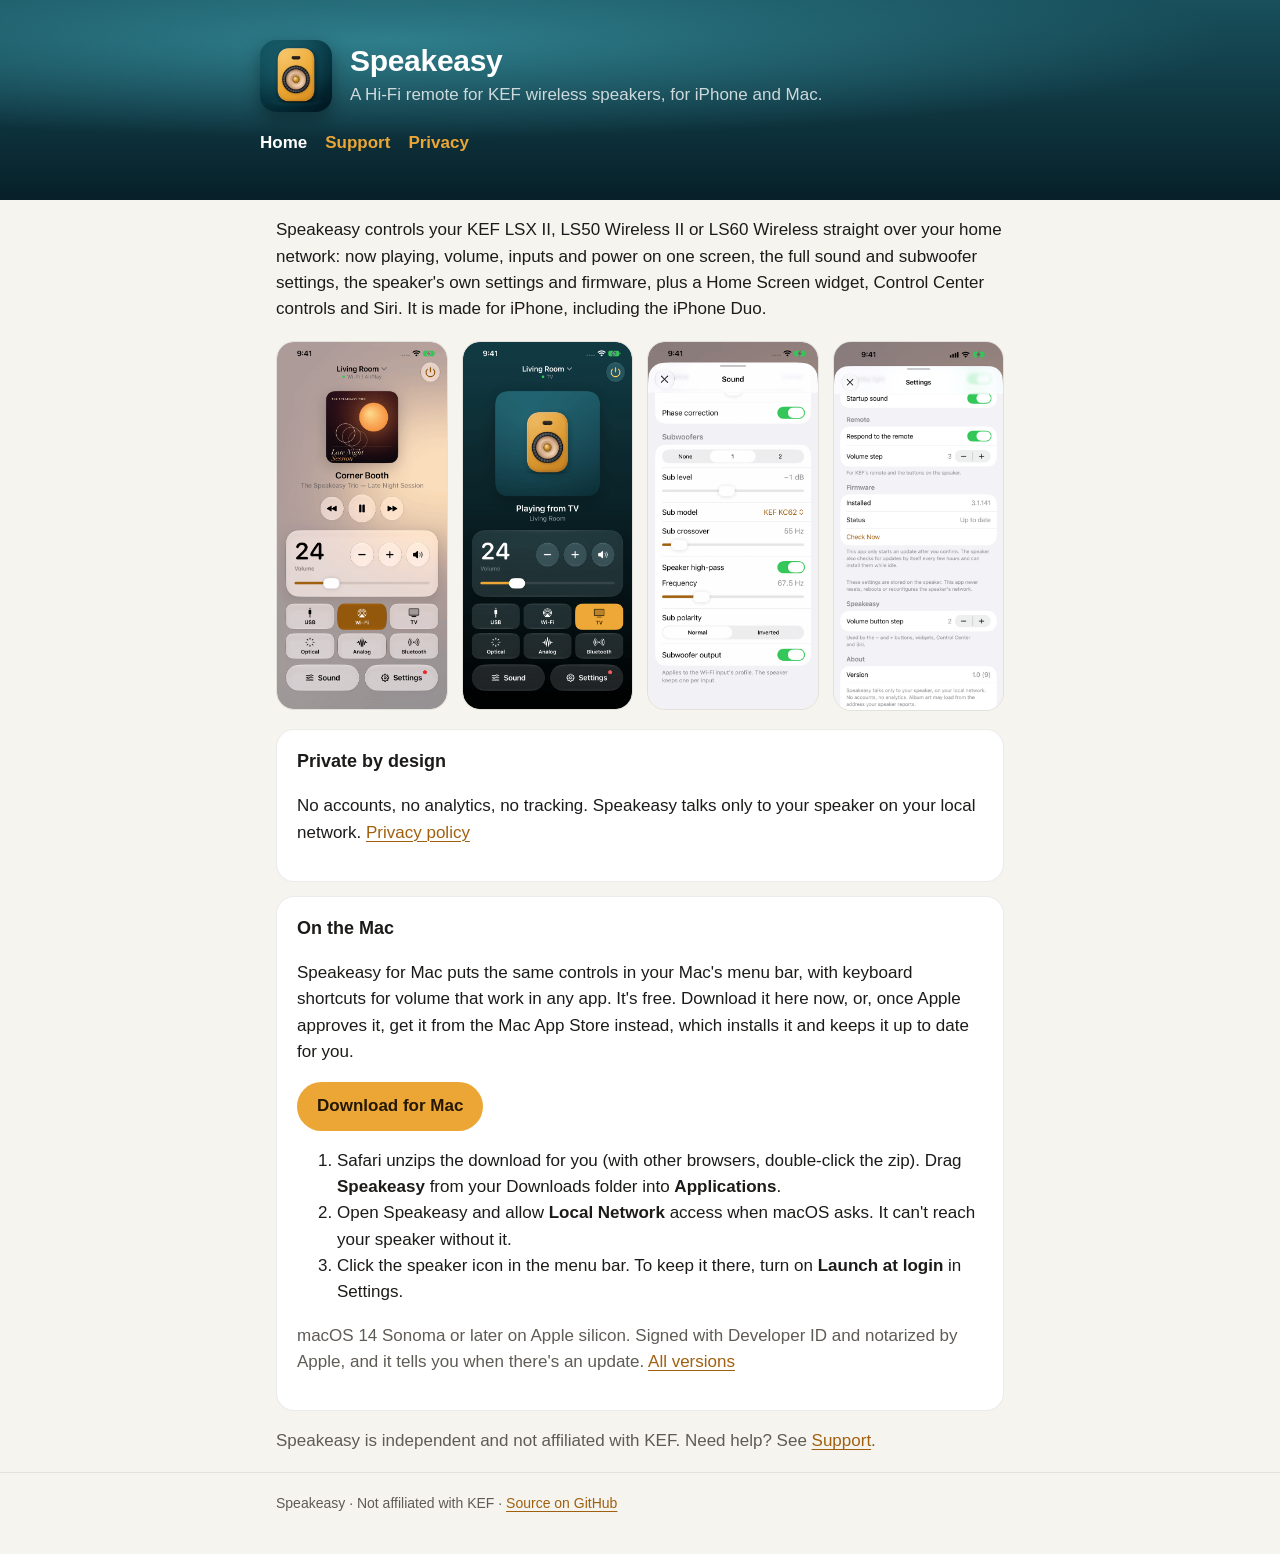
<file: docs/index.html>
<!doctype html>
<html lang="en">
<head>
  <meta charset="utf-8">
  <meta name="viewport" content="width=device-width, initial-scale=1">
  <title>Speakeasy</title>
  <meta name="description" content="Speakeasy is a native iPhone remote for KEF wireless speakers, with widgets, Control Center and Siri. Also available: Speakeasy for Mac, in the menu bar.">
  <meta name="color-scheme" content="light dark">
  <link rel="canonical" href="https://zalberico.com/speakeasy/">
  <meta property="og:type" content="website">
  <meta property="og:site_name" content="Speakeasy">
  <meta property="og:url" content="https://zalberico.com/speakeasy/">
  <meta property="og:title" content="Speakeasy: a Hi-Fi remote for KEF wireless speakers">
  <meta property="og:description" content="A native remote for your KEF speakers on iPhone, with widgets, Control Center and Siri, and in your Mac's menu bar. No account, no cloud.">
  <meta property="og:image" content="https://zalberico.com/speakeasy/social-card.png">
  <meta property="og:image:width" content="1200">
  <meta property="og:image:height" content="630">
  <meta property="og:image:alt" content="Speakeasy on iPhone and in the Mac menu bar: power, volume, inputs and now playing for a KEF speaker">
  <meta name="twitter:card" content="summary_large_image">
  <link rel="stylesheet" href="site.css">
  <link rel="icon" href="speakeasy-icon.png">
</head>
<body>
  <header class="hero">
    <div class="wrap">
      <img class="icon" src="speakeasy-icon.png" alt="">
      <div>
        <h1>Speakeasy</h1>
        <p>A Hi-Fi remote for KEF wireless speakers, for iPhone and Mac.</p>
      </div>
    </div>
    <div class="wrap">
      <nav class="top" aria-label="Site">
        <a href="./" aria-current="page">Home</a>
        <a href="support/">Support</a>
        <a href="privacy/">Privacy</a>
      </nav>
    </div>
  </header>

  <main class="wrap">
    <p>Speakeasy controls your KEF LSX II, LS50 Wireless II or LS60 Wireless straight over your home network: now playing, volume, inputs and power on one screen, the full sound and subwoofer settings, the speaker's own settings and firmware, plus a Home Screen widget, Control Center controls and Siri. It is made for iPhone, including the iPhone Duo.</p>

    <div class="shots">
      <img src="screenshots/01-remote.png" alt="The remote: album art, play controls, volume and inputs">
      <img src="screenshots/02-no-artwork-dark.png" alt="The remote in dark mode on the TV input">
      <img src="screenshots/03-sound.png" alt="Sound settings with the subwoofer section">
      <img src="screenshots/04-settings.png" alt="Speaker settings and firmware">
    </div>

    <div class="card">
      <h3>Private by design</h3>
      <p>No accounts, no analytics, no tracking. Speakeasy talks only to your speaker on your local network. <a href="privacy/">Privacy policy</a></p>
    </div>

    <div class="card">
      <h3>On the Mac</h3>
      <p>Speakeasy for Mac puts the same controls in your Mac's menu bar, with keyboard shortcuts for volume that work in any app. It's free. Download it here now, or, once Apple approves it, get it from the Mac App Store instead, which installs it and keeps it up to date for you.</p>
      <p><a class="button" href="https://github.com/zalberico/speakeasy/releases/latest/download/Speakeasy.zip">Download for Mac</a></p>
      <ol>
        <li>Safari unzips the download for you (with other browsers, double-click the zip). Drag <b>Speakeasy</b> from your Downloads folder into <b>Applications</b>.</li>
        <li>Open Speakeasy and allow <b>Local Network</b> access when macOS asks. It can't reach your speaker without it.</li>
        <li>Click the speaker icon in the menu bar. To keep it there, turn on <b>Launch at login</b> in Settings.</li>
      </ol>
      <p class="muted">macOS 14 Sonoma or later on Apple silicon. Signed with Developer ID and notarized by Apple, and it tells you when there's an update. <a href="https://github.com/zalberico/speakeasy/releases">All versions</a></p>
    </div>

    <p class="muted">Speakeasy is independent and not affiliated with KEF. Need help? See <a href="support/">Support</a>.</p>
  </main>

  <footer>
    <div class="wrap">Speakeasy · Not affiliated with KEF · <a href="https://github.com/zalberico/speakeasy">Source on GitHub</a></div>
  </footer>
</body>
</html>
</file>
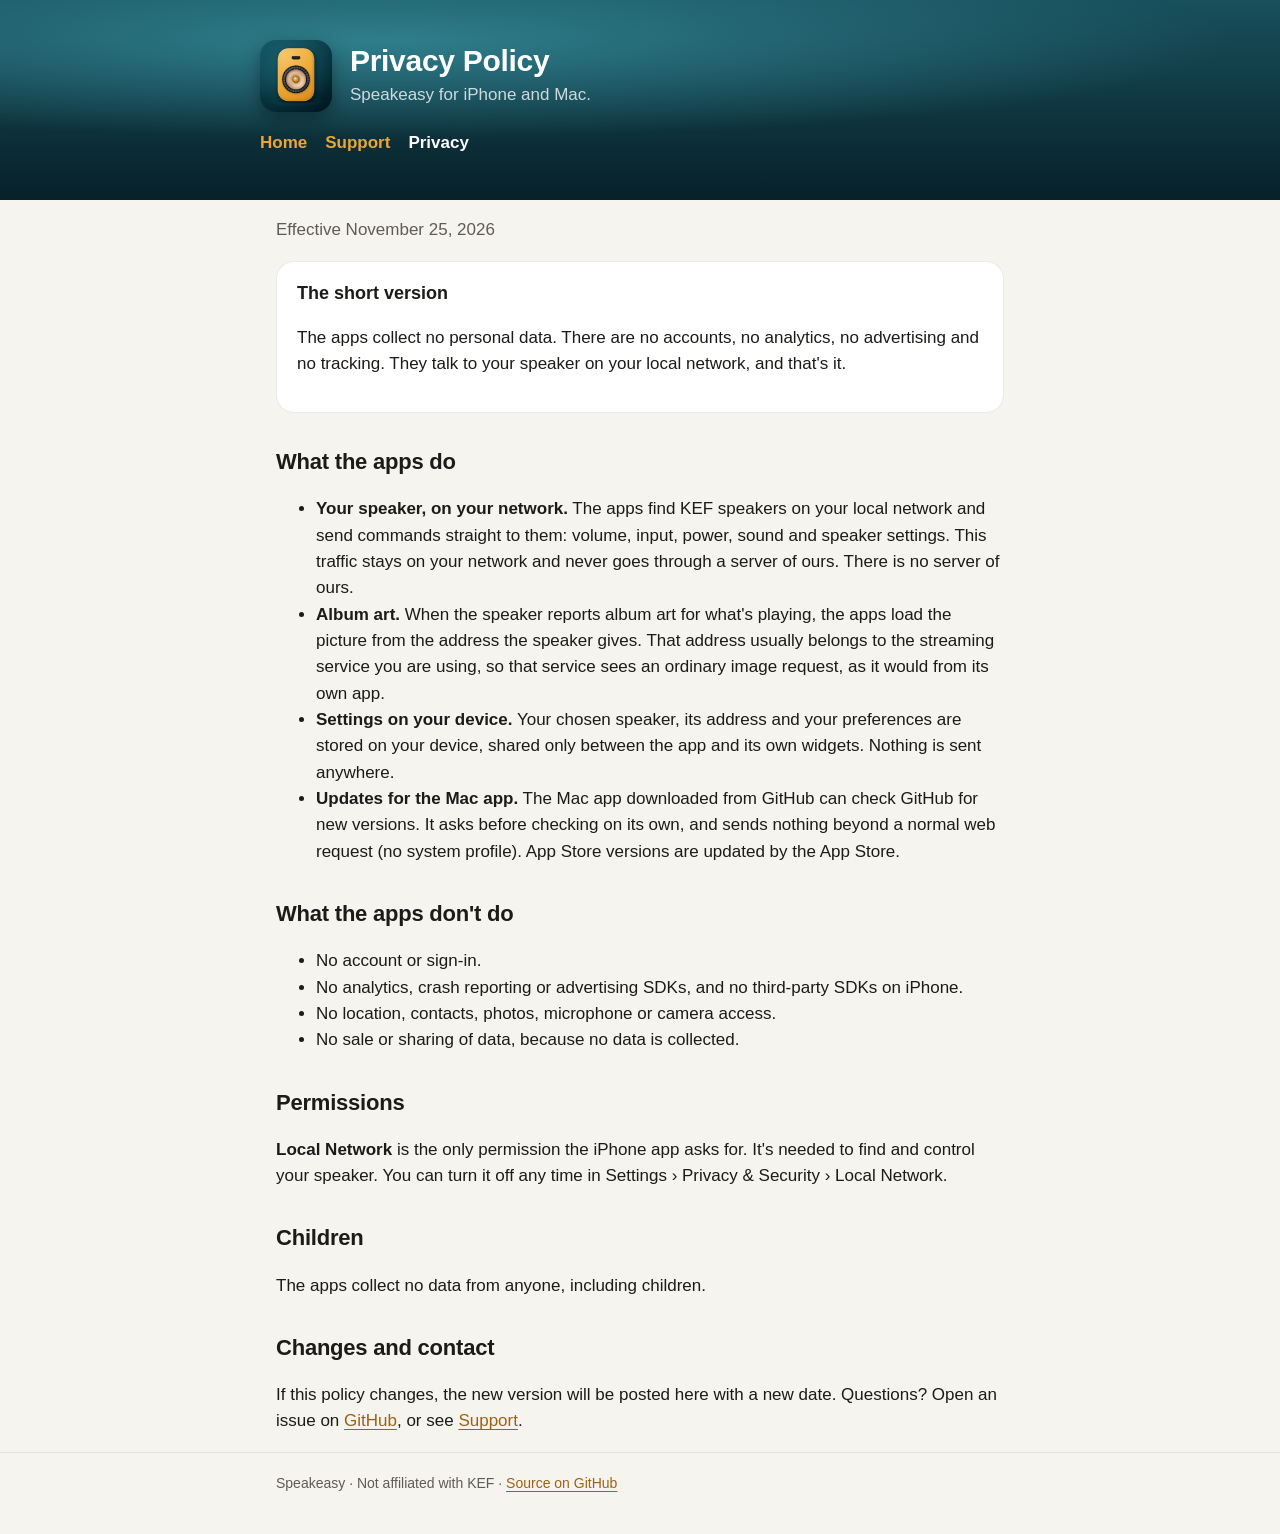
<file: docs/privacy/index.html>
<!doctype html>
<html lang="en">
<head>
  <meta charset="utf-8">
  <meta name="viewport" content="width=device-width, initial-scale=1">
  <title>Speakeasy Privacy Policy</title>
  <meta name="description" content="Speakeasy collects no data. It talks only to your speaker on your local network.">
  <meta name="color-scheme" content="light dark">
  <link rel="stylesheet" href="../site.css">
  <link rel="icon" href="../speakeasy-icon.png">
</head>
<body>
  <header class="hero">
    <div class="wrap">
      <img class="icon" src="../speakeasy-icon.png" alt="">
      <div>
        <h1>Privacy Policy</h1>
        <p>Speakeasy for iPhone and Mac.</p>
      </div>
    </div>
    <div class="wrap">
      <nav class="top" aria-label="Site">
        <a href="../">Home</a>
        <a href="../support/">Support</a>
        <a href="./" aria-current="page">Privacy</a>
      </nav>
    </div>
  </header>

  <main class="wrap">
    <p class="muted">Effective November 25, 2026</p>

    <div class="card">
      <h3>The short version</h3>
      <p>The apps collect no personal data. There are no accounts, no analytics, no advertising and no tracking. They talk to your speaker on your local network, and that's it.</p>
    </div>

    <h2>What the apps do</h2>
    <ul>
      <li><b>Your speaker, on your network.</b> The apps find KEF speakers on your local network and send commands straight to them: volume, input, power, sound and speaker settings. This traffic stays on your network and never goes through a server of ours. There is no server of ours.</li>
      <li><b>Album art.</b> When the speaker reports album art for what's playing, the apps load the picture from the address the speaker gives. That address usually belongs to the streaming service you are using, so that service sees an ordinary image request, as it would from its own app.</li>
      <li><b>Settings on your device.</b> Your chosen speaker, its address and your preferences are stored on your device, shared only between the app and its own widgets. Nothing is sent anywhere.</li>
      <li><b>Updates for the Mac app.</b> The Mac app downloaded from GitHub can check GitHub for new versions. It asks before checking on its own, and sends nothing beyond a normal web request (no system profile). App Store versions are updated by the App Store.</li>
    </ul>

    <h2>What the apps don't do</h2>
    <ul>
      <li>No account or sign-in.</li>
      <li>No analytics, crash reporting or advertising SDKs, and no third-party SDKs on iPhone.</li>
      <li>No location, contacts, photos, microphone or camera access.</li>
      <li>No sale or sharing of data, because no data is collected.</li>
    </ul>

    <h2>Permissions</h2>
    <p><b>Local Network</b> is the only permission the iPhone app asks for. It's needed to find and control your speaker. You can turn it off any time in Settings › Privacy &amp; Security › Local Network.</p>

    <h2>Children</h2>
    <p>The apps collect no data from anyone, including children.</p>

    <h2>Changes and contact</h2>
    <p>If this policy changes, the new version will be posted here with a new date. Questions? Open an issue on <a href="https://github.com/zalberico/speakeasy/issues/new">GitHub</a>, or see <a href="../support/">Support</a>.</p>
  </main>

  <footer>
    <div class="wrap">Speakeasy · Not affiliated with KEF · <a href="https://github.com/zalberico/speakeasy">Source on GitHub</a></div>
  </footer>
</body>
</html>
</file>
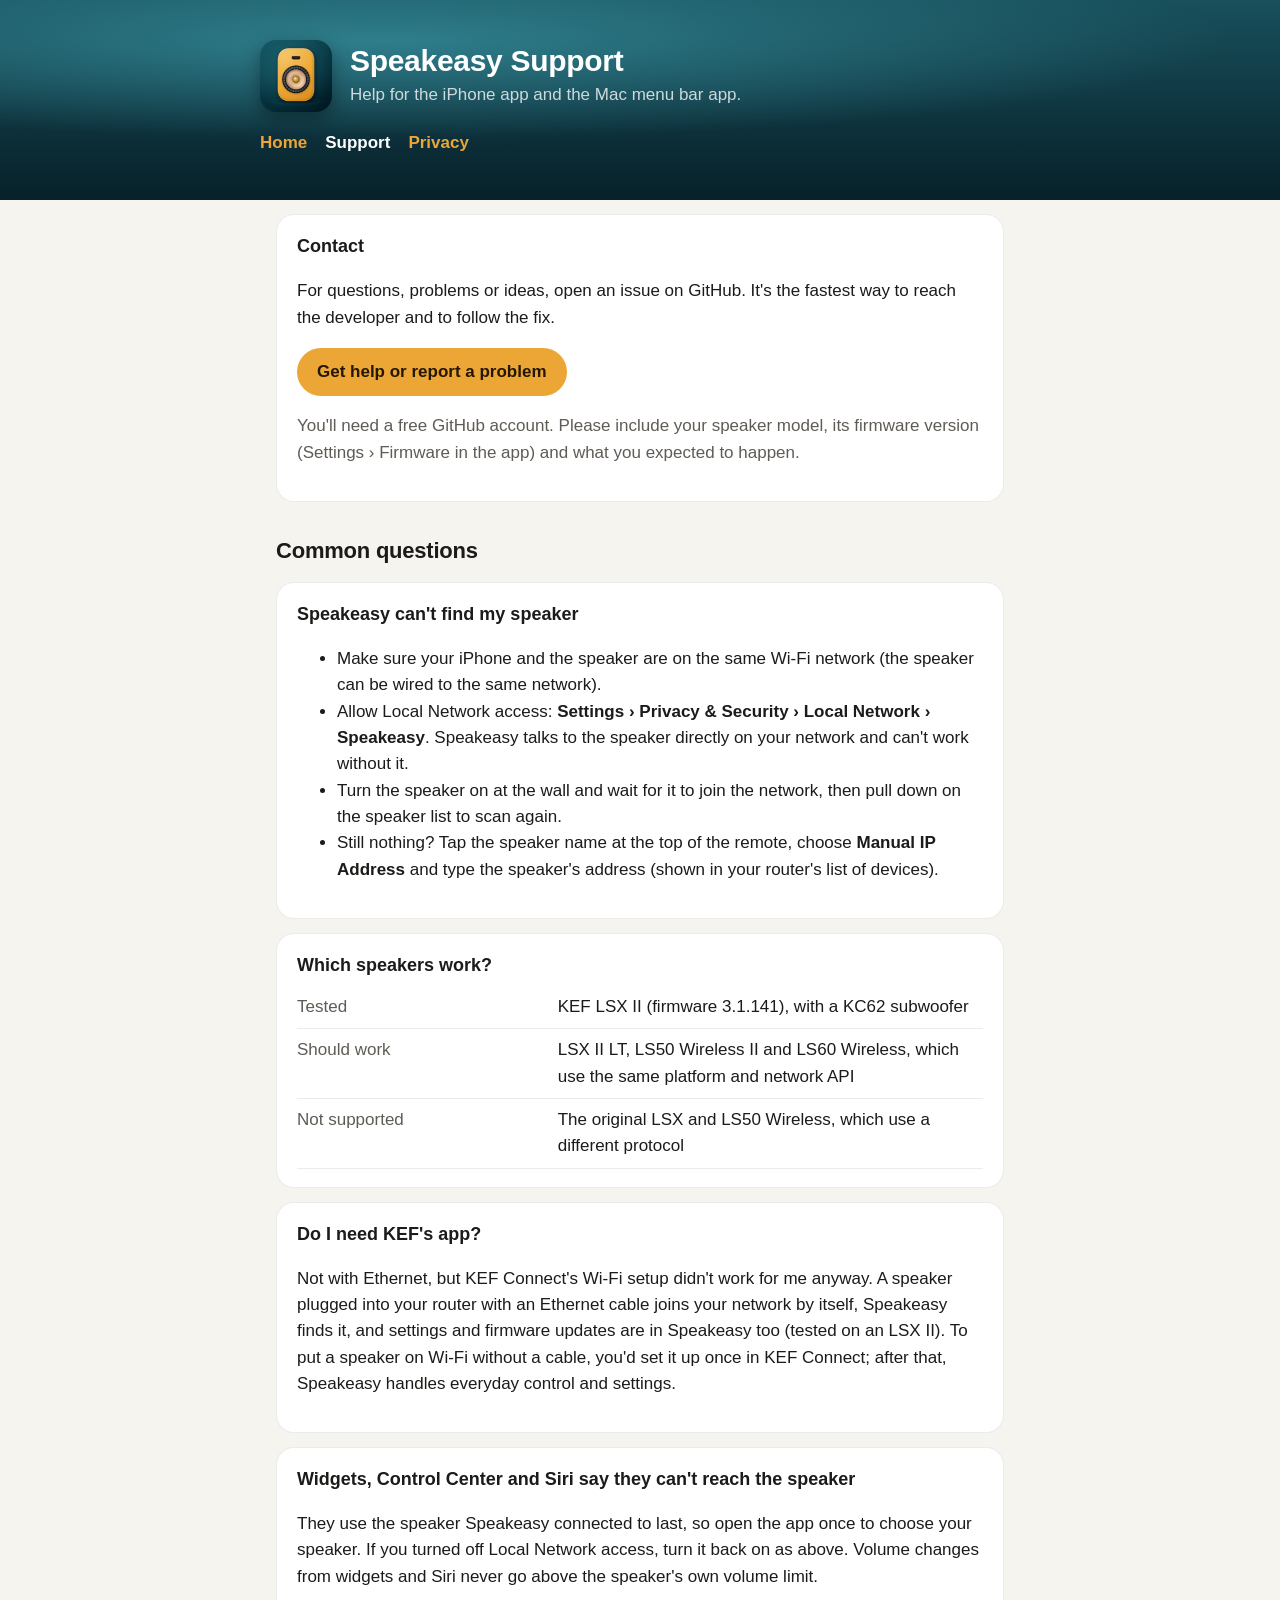
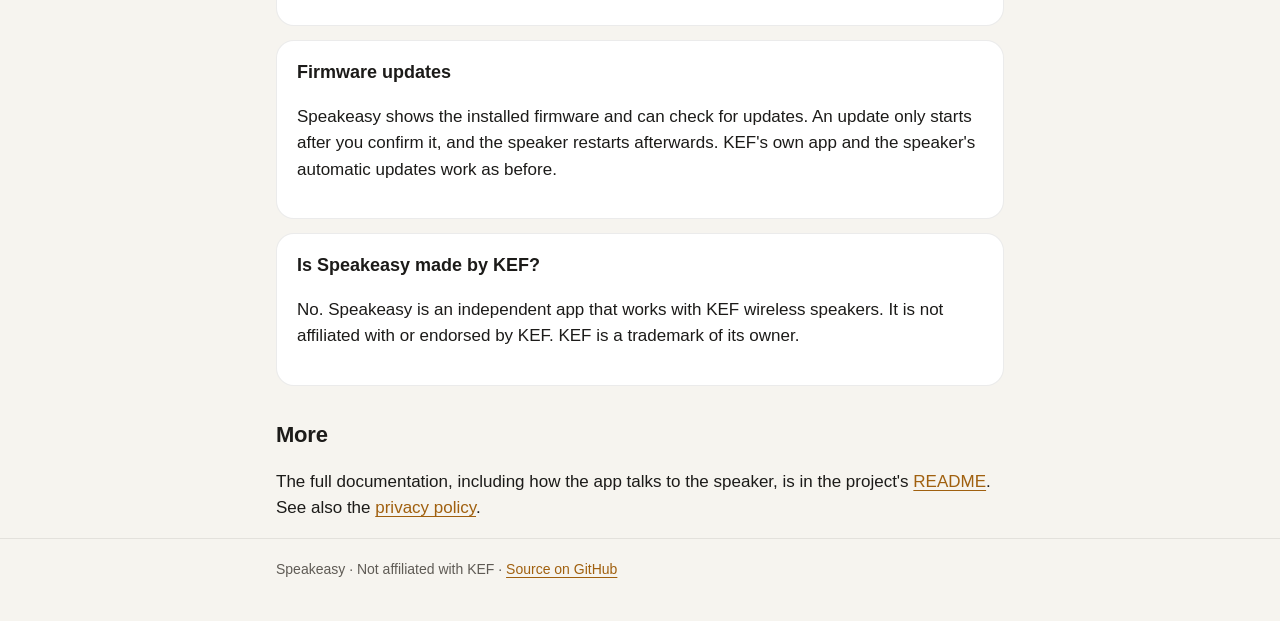
<file: docs/support/index.html>
<!doctype html>
<html lang="en">
<head>
  <meta charset="utf-8">
  <meta name="viewport" content="width=device-width, initial-scale=1">
  <title>Speakeasy Support</title>
  <meta name="description" content="Help for Speakeasy, the iPhone and Mac remote for KEF wireless speakers.">
  <meta name="color-scheme" content="light dark">
  <link rel="stylesheet" href="../site.css">
  <link rel="icon" href="../speakeasy-icon.png">
</head>
<body>
  <header class="hero">
    <div class="wrap">
      <img class="icon" src="../speakeasy-icon.png" alt="">
      <div>
        <h1>Speakeasy Support</h1>
        <p>Help for the iPhone app and the Mac menu bar app.</p>
      </div>
    </div>
    <div class="wrap">
      <nav class="top" aria-label="Site">
        <a href="../">Home</a>
        <a href="./" aria-current="page">Support</a>
        <a href="../privacy/">Privacy</a>
      </nav>
    </div>
  </header>

  <main class="wrap">
    <div class="card">
      <h3>Contact</h3>
      <p>For questions, problems or ideas, open an issue on GitHub. It's the fastest way to reach the developer and to follow the fix.</p>
      <p><a class="button" href="https://github.com/zalberico/speakeasy/issues/new">Get help or report a problem</a></p>
      <p class="muted">You'll need a free GitHub account. Please include your speaker model, its firmware version (Settings › Firmware in the app) and what you expected to happen.</p>
    </div>

    <h2>Common questions</h2>

    <div class="card">
      <h3>Speakeasy can't find my speaker</h3>
      <ul>
        <li>Make sure your iPhone and the speaker are on the same Wi-Fi network (the speaker can be wired to the same network).</li>
        <li>Allow Local Network access: <b>Settings › Privacy &amp; Security › Local Network › Speakeasy</b>. Speakeasy talks to the speaker directly on your network and can't work without it.</li>
        <li>Turn the speaker on at the wall and wait for it to join the network, then pull down on the speaker list to scan again.</li>
        <li>Still nothing? Tap the speaker name at the top of the remote, choose <b>Manual IP Address</b> and type the speaker's address (shown in your router's list of devices).</li>
      </ul>
    </div>

    <div class="card">
      <h3>Which speakers work?</h3>
      <table>
        <tr><th>Tested</th><td>KEF LSX II (firmware 3.1.141), with a KC62 subwoofer</td></tr>
        <tr><th>Should work</th><td>LSX II LT, LS50 Wireless II and LS60 Wireless, which use the same platform and network API</td></tr>
        <tr><th>Not supported</th><td>The original LSX and LS50 Wireless, which use a different protocol</td></tr>
      </table>
    </div>

    <div class="card">
      <h3>Do I need KEF's app?</h3>
      <p>Not with Ethernet, but KEF Connect's Wi-Fi setup didn't work for me anyway. A speaker plugged into your router with an Ethernet cable joins your network by itself, Speakeasy finds it, and settings and firmware updates are in Speakeasy too (tested on an LSX II). To put a speaker on Wi-Fi without a cable, you'd set it up once in KEF Connect; after that, Speakeasy handles everyday control and settings.</p>
    </div>

    <div class="card">
      <h3>Widgets, Control Center and Siri say they can't reach the speaker</h3>
      <p>They use the speaker Speakeasy connected to last, so open the app once to choose your speaker. If you turned off Local Network access, turn it back on as above. Volume changes from widgets and Siri never go above the speaker's own volume limit.</p>
    </div>

    <div class="card">
      <h3>Firmware updates</h3>
      <p>Speakeasy shows the installed firmware and can check for updates. An update only starts after you confirm it, and the speaker restarts afterwards. KEF's own app and the speaker's automatic updates work as before.</p>
    </div>

    <div class="card">
      <h3>Is Speakeasy made by KEF?</h3>
      <p>No. Speakeasy is an independent app that works with KEF wireless speakers. It is not affiliated with or endorsed by KEF. KEF is a trademark of its owner.</p>
    </div>

    <h2>More</h2>
    <p>The full documentation, including how the app talks to the speaker, is in the project's <a href="https://github.com/zalberico/speakeasy#readme">README</a>. See also the <a href="../privacy/">privacy policy</a>.</p>
  </main>

  <footer>
    <div class="wrap">Speakeasy · Not affiliated with KEF · <a href="https://github.com/zalberico/speakeasy">Source on GitHub</a></div>
  </footer>
</body>
</html>
</file>
<file: docs/site.css>
:root {
  --teal-top: #18505c;
  --teal-bottom: #072029;
  --teal-glow: #2f7e8c;
  --saffron: #eba636;
  --saffron-deep: #a0600f;
  --bg: #f6f4ef;
  --card: #ffffff;
  --text: #1c1b19;
  --muted: #5f5b55;
  --rule: rgba(0, 0, 0, 0.08);
  --link: var(--saffron-deep);
}
@media (prefers-color-scheme: dark) {
  :root {
    --bg: #0b1418;
    --card: #12212a;
    --text: #f2efe9;
    --muted: #a8b3b6;
    --rule: rgba(255, 255, 255, 0.10);
    --link: var(--saffron);
  }
}
* { box-sizing: border-box; }
html { -webkit-text-size-adjust: 100%; }
body {
  margin: 0;
  background: var(--bg);
  color: var(--text);
  font: 17px/1.55 -apple-system, BlinkMacSystemFont, "SF Pro Text", "Helvetica Neue", Helvetica, Arial, sans-serif;
}
a { color: var(--link); text-decoration-thickness: 1px; text-underline-offset: 3px; }
header.hero {
  background: radial-gradient(120% 90% at 30% 20%, var(--teal-glow) 0%, transparent 55%),
              linear-gradient(180deg, var(--teal-top), var(--teal-bottom));
  color: #fff;
  padding: 40px 16px 44px;
}
.wrap { max-width: 760px; margin: 0 auto; padding: 0 16px; }
header.hero .wrap { padding: 0; display: flex; gap: 18px; align-items: center; }
header.hero img.icon { width: 72px; height: 72px; border-radius: 16px; flex: none; box-shadow: 0 6px 18px rgba(0,0,0,.35); }
header.hero h1 { margin: 0; font-size: 30px; line-height: 1.15; letter-spacing: -0.01em; }
header.hero p { margin: 4px 0 0; color: rgba(255,255,255,.78); }
nav.top { margin-top: 18px; display: flex; gap: 18px; flex-wrap: wrap; }
nav.top a { color: var(--saffron); text-decoration: none; font-weight: 600; }
nav.top a[aria-current="page"] { color: #fff; }
main { padding: 28px 0 48px; }
h2 { font-size: 22px; margin: 32px 0 10px; letter-spacing: -0.01em; }
h3 { font-size: 18px; margin: 22px 0 6px; }
p, li { color: var(--text); }
.muted { color: var(--muted); }
.card {
  background: var(--card);
  border: 1px solid var(--rule);
  border-radius: 18px;
  padding: 18px 20px;
  margin: 14px 0;
}
.card h3:first-child { margin-top: 0; }
.button {
  display: inline-block;
  background: var(--saffron);
  color: #241703;
  font-weight: 650;
  text-decoration: none;
  padding: 11px 20px;
  border-radius: 999px;
}
.shots { display: grid; grid-template-columns: repeat(auto-fill, minmax(150px, 1fr)); gap: 14px; margin: 18px 0; }
.shots img { width: 100%; height: auto; border-radius: 18px; border: 1px solid var(--rule); }
table { border-collapse: collapse; width: 100%; }
td, th { text-align: left; padding: 8px 0; border-bottom: 1px solid var(--rule); vertical-align: top; }
th { width: 38%; color: var(--muted); font-weight: 500; padding-right: 12px; }
footer { border-top: 1px solid var(--rule); padding: 20px 0 40px; color: var(--muted); font-size: 14px; }
</file>
